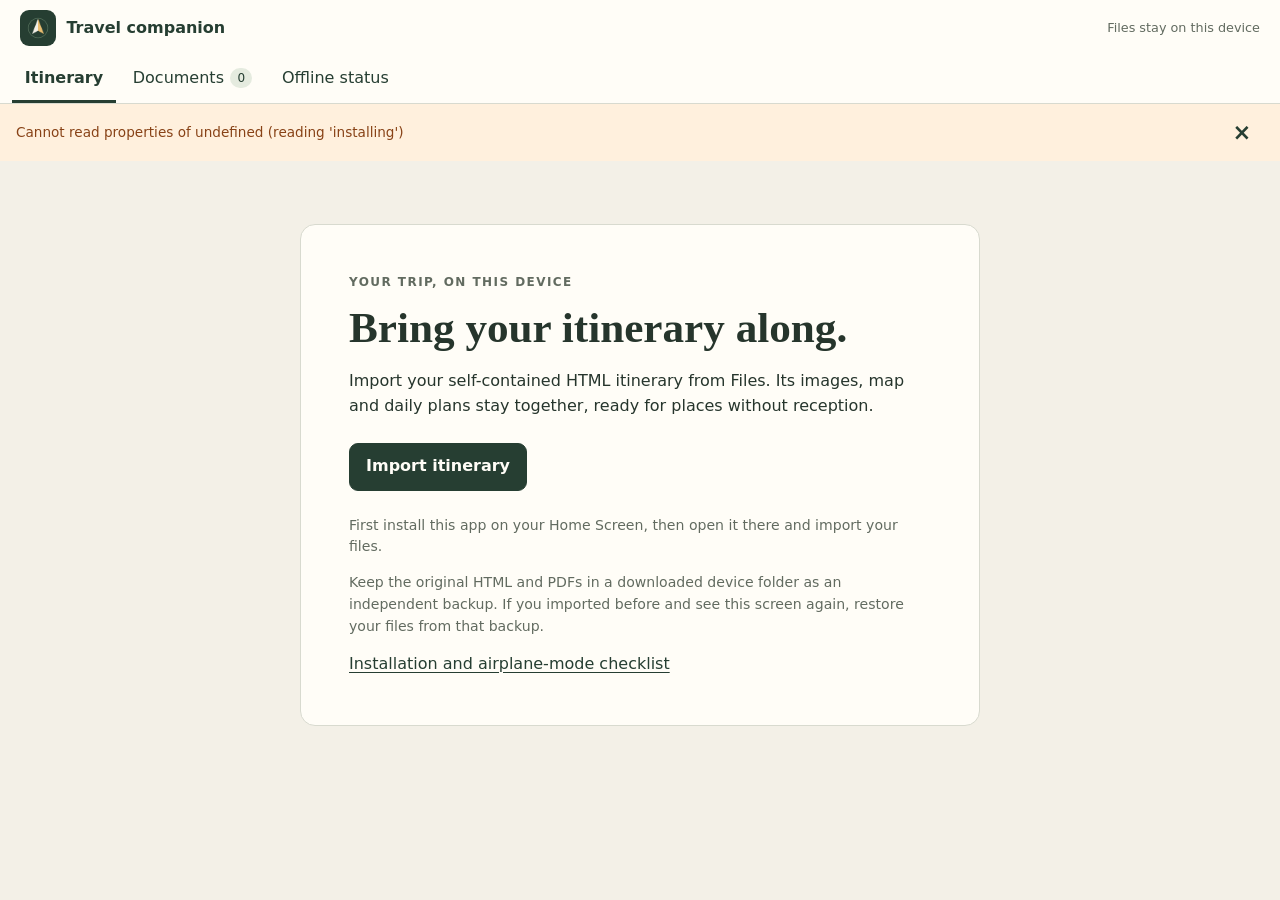
<file: index.html>
<!doctype html>
<html lang="en">
<head>
  <meta charset="utf-8">
  <meta name="viewport" content="width=device-width, initial-scale=1, viewport-fit=cover">
  <meta name="theme-color" content="#263e32">
  <meta name="apple-mobile-web-app-capable" content="yes">
  <meta name="apple-mobile-web-app-status-bar-style" content="default">
  <meta name="apple-mobile-web-app-title" content="Travel">
  <meta name="referrer" content="no-referrer">
  <meta http-equiv="Content-Security-Policy" content="default-src 'none'; script-src 'self' 'unsafe-inline'; style-src 'self' 'unsafe-inline'; img-src 'self' data: blob:; font-src data:; connect-src 'self'; frame-src 'self' blob:; worker-src 'self'; manifest-src 'self'; base-uri 'none'; form-action 'none'; object-src 'none'">
  <title>Travel companion</title>
  <link rel="manifest" href="./manifest.webmanifest">
  <link rel="apple-touch-icon" href="./icons/apple-touch-icon.png">
  <link rel="icon" type="image/png" href="./icons/icon-192.png">
  <link rel="stylesheet" href="./styles.css">
  <script defer src="./core.js"></script>
  <script defer src="./storage.js"></script>
  <script defer src="./app.js"></script>
</head>
<body>
  <header class="app-header">
    <a class="brand" href="#itinerary" aria-label="Travel companion, itinerary">
      <img src="./icons/icon-192.png" width="36" height="36" alt="">
      <span>Travel companion</span>
    </a>
    <span id="network-hint" class="network-hint">On this device</span>
  </header>
  <nav class="tabs" aria-label="Main navigation">
    <a href="#itinerary" aria-current="page">Itinerary</a>
    <a href="#documents">Documents <span id="document-count" class="count">0</span></a>
    <a href="#status">Offline status</a>
    <button id="expand-itinerary" type="button" class="quiet expand-view" aria-label="Expand itinerary" aria-pressed="false" hidden><span aria-hidden="true">⤢</span><span class="expand-label">Expand view</span></button>
  </nav>
  <div id="message" class="message" role="status" aria-live="polite" hidden>
    <span id="message-text"></span>
    <button id="dismiss-message" type="button" class="quiet" aria-label="Dismiss notice">×</button>
  </div>
  <div id="update-banner" class="update-banner" hidden>
    <span>An app update is ready. Your imported files will stay on this device.</span>
    <button id="apply-update" type="button">Update app</button>
  </div>
  <noscript><p class="notice">Enable JavaScript to import and open your local files.</p></noscript>
  <main>
    <section id="panel-itinerary" aria-labelledby="itinerary-title">
      <div id="itinerary-empty" class="welcome panel">
        <p class="eyebrow">Your trip, on this device</p>
        <h1 id="itinerary-title">Bring your itinerary along.</h1>
        <p>Import your self-contained HTML itinerary from Files. Its images, map and daily plans stay together, ready for places without reception.</p>
        <button type="button" data-choose="itinerary-input">Import itinerary</button>
        <p class="small">First install this app on your Home Screen, then open it there and import your files.</p>
        <p class="small">Keep the original HTML and PDFs in a downloaded device folder as an independent backup. If you imported before and see this screen again, restore your files from that backup.</p>
        <a href="./guide.html">Installation and airplane-mode checklist</a>
      </div>
      <div id="itinerary-view"></div>
    </section>

    <section id="panel-documents" class="content" aria-labelledby="documents-title" hidden>
      <div class="section-heading">
        <div><p class="eyebrow">Booking confirmations</p><h1 id="documents-title">Documents</h1></div>
        <p class="small">Separate PDFs, original filenames. All imports stay on this device.</p>
      </div>
      <div class="panel import-panel">
        <label for="folder-name">Folder (optional)</label>
        <input id="folder-name" type="text" list="folder-options" placeholder="Leave blank to use Documents" maxlength="300" autocomplete="off">
        <datalist id="folder-options"></datalist>
        <div class="actions">
          <button type="button" data-choose="pdf-input">Import PDFs</button>
          <button id="folder-import-label" type="button" class="quiet" data-choose="folder-input" hidden>Import a folder</button>
        </div>
        <p class="small">Select multiple PDFs from the same folder. Matching folder and filename replaces the local copy. Folder import, where supported, preserves the selected folder tree. ZIP import is not included.</p>
      </div>
      <label class="search-label" for="document-search">Find a confirmation</label>
      <input id="document-search" type="search" placeholder="Filename or folder" autocomplete="off">
      <p id="documents-empty" class="notice">No PDFs imported. Your originals remain available independently in Files.</p>
      <div id="document-list"></div>
    </section>

    <section id="panel-status" class="content" aria-labelledby="status-title" hidden>
      <p class="eyebrow">Before heading out</p>
      <h1 id="status-title">Offline status</h1>
      <p id="install-hint" class="notice">Use your browser's installation menu or Share → Add to Home Screen, where supported. Launch the installed icon and import your files there.</p>
      <div class="status-grid">
        <article class="panel"><h2>App shell</h2><p id="shell-status">Checking…</p></article>
        <article class="panel"><h2>Itinerary</h2><p id="itinerary-status">Checking local storage…</p><button type="button" class="quiet" data-choose="itinerary-input">Import / replace itinerary</button></article>
        <article class="panel"><h2>Documents</h2><p id="documents-status">Checking local storage…</p></article>
        <article class="panel"><h2>Storage protection</h2><p id="persistence-status">Checking…</p><button id="request-persistence" type="button" class="quiet">Request storage protection</button></article>
      </div>
      <p id="storage-space" class="small"></p>
      <div class="panel">
        <h2>Check before travelling offline</h2>
        <p>The app checks saved shell assets and reads back your imported files. This does not replace an airplane-mode test on your device.</p>
        <div class="actions">
          <button id="verify-files" type="button">Check saved files</button>
          <button id="check-update" type="button" class="quiet">Check for app update</button>
        </div>
        <p id="verification-result" class="small">No file check run in this session.</p>
        <ol>
          <li>Disconnect the hotspot and enable Airplane Mode. Turn Wi-Fi off too.</li>
          <li>Force-close this app and reopen it from the Home Screen.</li>
          <li>Open the itinerary, test its map and navigation, and read several PDFs.</li>
          <li>Restart the device while offline and repeat. Recheck after several days.</li>
        </ol>
        <a href="./guide.html">Full installation, replacement and recovery guide</a>
      </div>
      <p class="small">Device storage can be cleared or evicted. Keep independent originals in a downloaded device folder. If the browser clears the whole site, the app may also need an internet connection to reinstall its shell before reimporting.</p>
      <p class="small">Only this generic app is hosted. Files you import are stored locally; there is no upload or sync service. Import only HTML you trust.</p>
      <p id="app-version" class="small"></p>
    </section>

    <section id="panel-pdf" aria-labelledby="pdf-title" hidden>
      <div class="viewer-toolbar">
        <button id="close-pdf" type="button" class="quiet">← Documents</button>
        <h1 id="pdf-title" class="file-label"></h1>
        <a id="pdf-fullscreen" class="button quiet" href="#documents">Open full screen</a>
      </div>
      <p class="pdf-help small">If pages are missing or the preview is blank, try Open full screen and use Back to return. If PDF viewing fails on your device, use the original in your file manager.</p>
      <div id="pdf-view"></div>
    </section>
  </main>
  <button id="exit-expanded" type="button" class="reading-menu quiet" aria-label="Show app navigation" hidden>Menu</button>
  <div class="file-inputs">
    <input id="itinerary-input" type="file" accept=".html,.htm,text/html" tabindex="-1" aria-label="Import or replace itinerary HTML">
    <input id="pdf-input" type="file" accept=".pdf,application/pdf" multiple tabindex="-1" aria-label="Import PDFs">
    <input id="folder-input" type="file" webkitdirectory multiple tabindex="-1" aria-label="Import PDF folder">
    <input id="replace-pdf-input" type="file" accept=".pdf,application/pdf" tabindex="-1" aria-label="Replace selected PDF">
  </div>
</body>
</html>
</file>
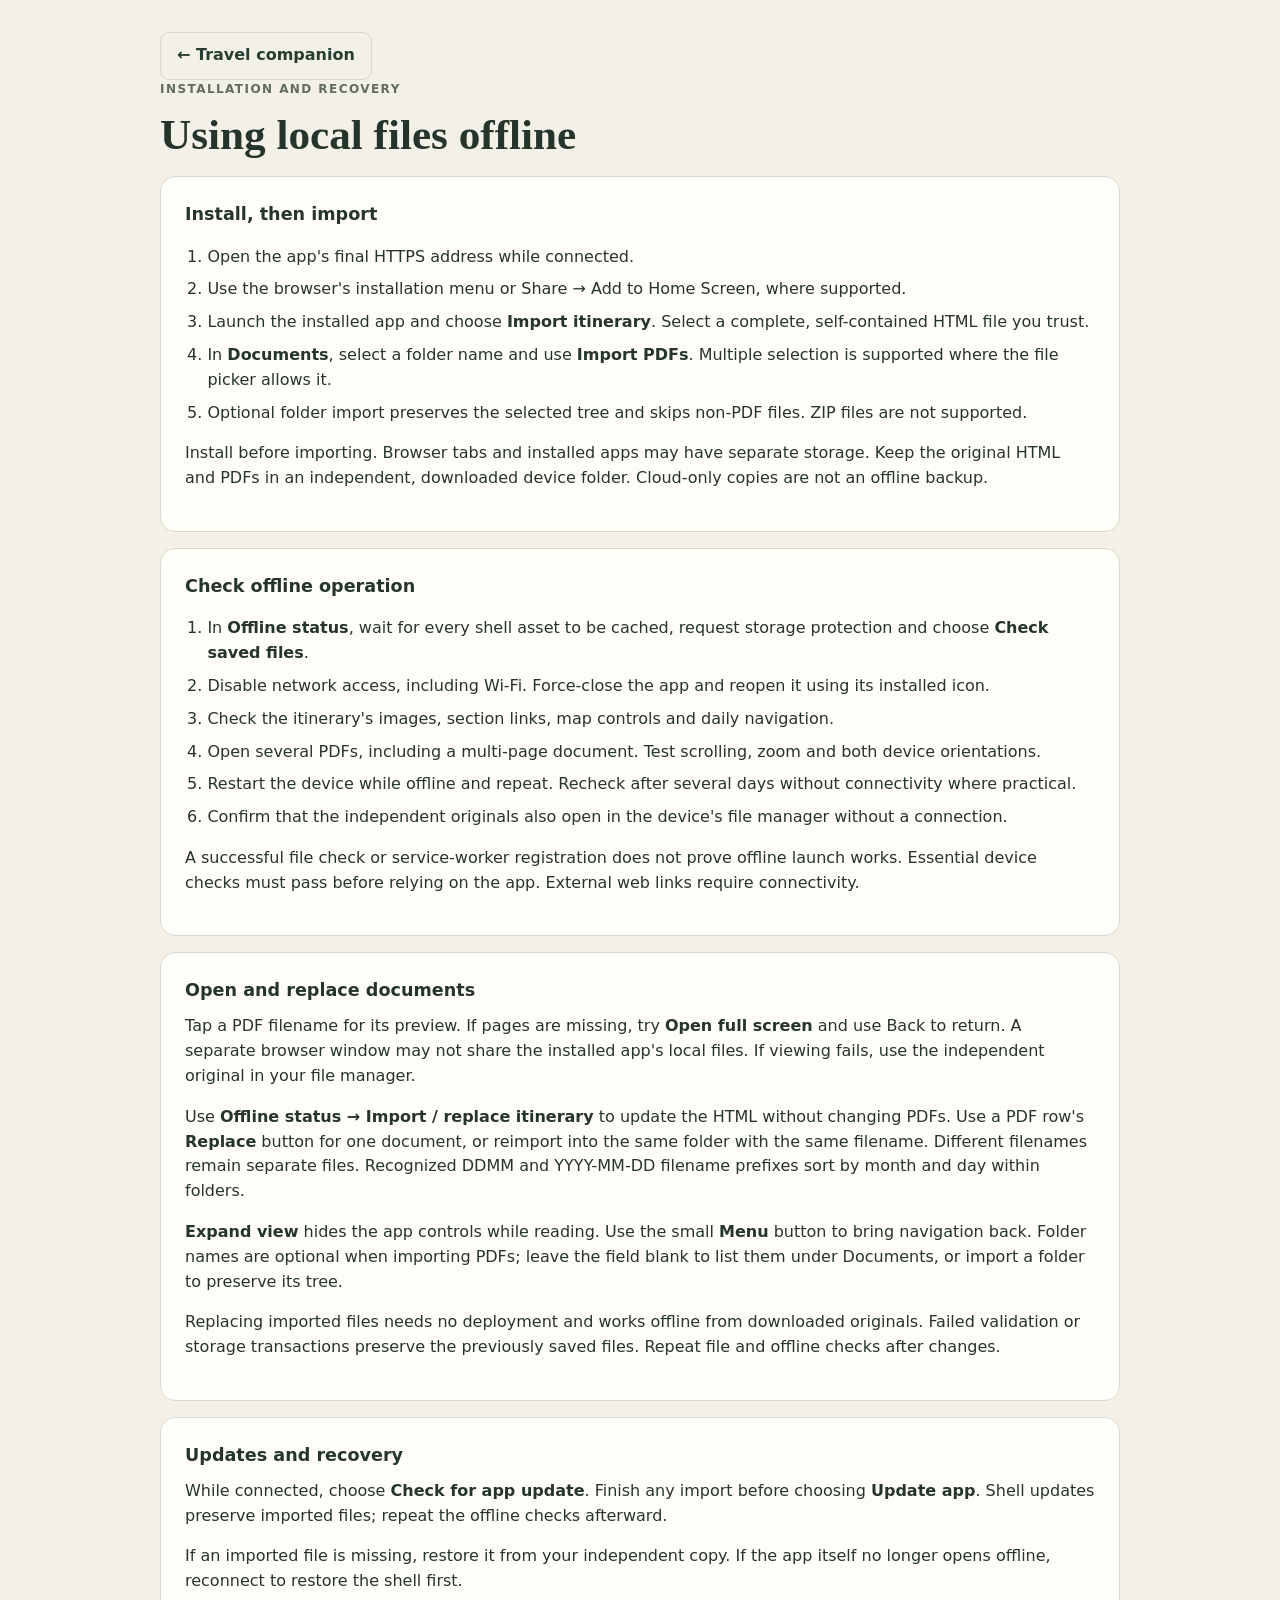
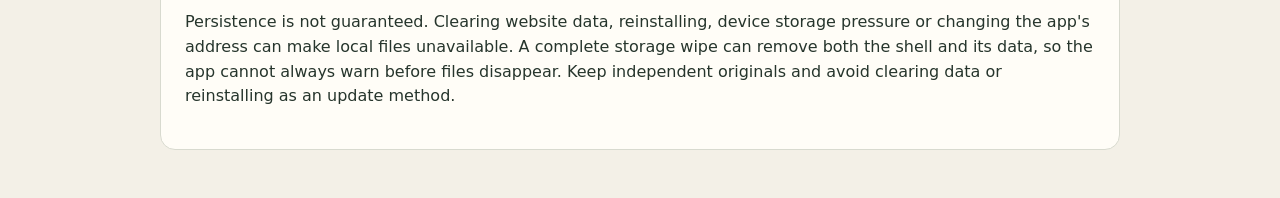
<file: guide.html>
<!doctype html>
<html lang="en">
<head>
  <meta charset="utf-8">
  <meta name="viewport" content="width=device-width, initial-scale=1, viewport-fit=cover">
  <meta name="theme-color" content="#263e32">
  <meta name="referrer" content="no-referrer">
  <meta http-equiv="Content-Security-Policy" content="default-src 'none'; style-src 'self'; img-src 'self'; base-uri 'none'; form-action 'none'">
  <title>Offline use · Travel companion</title>
  <link rel="stylesheet" href="./styles.css">
</head>
<body>
  <main class="content">
    <a class="button quiet" href="./#status">← Travel companion</a>
    <p class="eyebrow">Installation and recovery</p>
    <h1>Using local files offline</h1>
    <div class="panel">
      <h2>Install, then import</h2>
      <ol>
        <li>Open the app's final HTTPS address while connected.</li>
        <li>Use the browser's installation menu or Share → Add to Home Screen, where supported.</li>
        <li>Launch the installed app and choose <strong>Import itinerary</strong>. Select a complete, self-contained HTML file you trust.</li>
        <li>In <strong>Documents</strong>, select a folder name and use <strong>Import PDFs</strong>. Multiple selection is supported where the file picker allows it.</li>
        <li>Optional folder import preserves the selected tree and skips non-PDF files. ZIP files are not supported.</li>
      </ol>
      <p>Install before importing. Browser tabs and installed apps may have separate storage. Keep the original HTML and PDFs in an independent, downloaded device folder. Cloud-only copies are not an offline backup.</p>
    </div>
    <div class="panel">
      <h2>Check offline operation</h2>
      <ol>
        <li>In <strong>Offline status</strong>, wait for every shell asset to be cached, request storage protection and choose <strong>Check saved files</strong>.</li>
        <li>Disable network access, including Wi-Fi. Force-close the app and reopen it using its installed icon.</li>
        <li>Check the itinerary's images, section links, map controls and daily navigation.</li>
        <li>Open several PDFs, including a multi-page document. Test scrolling, zoom and both device orientations.</li>
        <li>Restart the device while offline and repeat. Recheck after several days without connectivity where practical.</li>
        <li>Confirm that the independent originals also open in the device's file manager without a connection.</li>
      </ol>
      <p>A successful file check or service-worker registration does not prove offline launch works. Essential device checks must pass before relying on the app. External web links require connectivity.</p>
    </div>
    <div class="panel">
      <h2>Open and replace documents</h2>
      <p>Tap a PDF filename for its preview. If pages are missing, try <strong>Open full screen</strong> and use Back to return. A separate browser window may not share the installed app's local files. If viewing fails, use the independent original in your file manager.</p>
      <p>Use <strong>Offline status → Import / replace itinerary</strong> to update the HTML without changing PDFs. Use a PDF row's <strong>Replace</strong> button for one document, or reimport into the same folder with the same filename. Different filenames remain separate files. Recognized DDMM and YYYY-MM-DD filename prefixes sort by month and day within folders.</p>
      <p><strong>Expand view</strong> hides the app controls while reading. Use the small <strong>Menu</strong> button to bring navigation back. Folder names are optional when importing PDFs; leave the field blank to list them under Documents, or import a folder to preserve its tree.</p>
      <p>Replacing imported files needs no deployment and works offline from downloaded originals. Failed validation or storage transactions preserve the previously saved files. Repeat file and offline checks after changes.</p>
    </div>
    <div class="panel">
      <h2>Updates and recovery</h2>
      <p>While connected, choose <strong>Check for app update</strong>. Finish any import before choosing <strong>Update app</strong>. Shell updates preserve imported files; repeat the offline checks afterward.</p>
      <p>If an imported file is missing, restore it from your independent copy. If the app itself no longer opens offline, reconnect to restore the shell first.</p>
      <p>Persistence is not guaranteed. Clearing website data, reinstalling, device storage pressure or changing the app's address can make local files unavailable. A complete storage wipe can remove both the shell and its data, so the app cannot always warn before files disappear. Keep independent originals and avoid clearing data or reinstalling as an update method.</p>
    </div>
  </main>
</body>
</html>
</file>
<file: styles.css>
:root {
  color-scheme: light dark;
  --bg: #f3f0e7; --paper: #fffdf7; --ink: #26352c; --muted: #626b60;
  --green: #263e32; --line: #d8dacf; --soft: #e5ebdf; --alert: #884216;
  font: 16px/1.55 system-ui, -apple-system, BlinkMacSystemFont, "Segoe UI", sans-serif;
  background: var(--bg); color: var(--ink);
}
* { box-sizing: border-box; }
body { margin: 0; padding: env(safe-area-inset-top) env(safe-area-inset-right) env(safe-area-inset-bottom) env(safe-area-inset-left); }
[hidden] { display: none !important; }
a { color: var(--green); text-underline-offset: .2em; }
button, input, .button { font: inherit; }
button, .button {
  display: inline-flex; align-items: center; justify-content: center; gap: .5rem;
  min-height: 44px; padding: .65rem 1rem; border: 1px solid var(--green);
  border-radius: 9px; background: var(--green); color: #fffdf7; text-decoration: none;
  font-weight: 600; cursor: pointer;
}
button:disabled { opacity: .55; cursor: wait; }
.quiet { background: transparent; color: var(--green); border-color: var(--line); }
button:hover, .button:hover { filter: brightness(1.1); }
:focus-visible { outline: 3px solid #be802c; outline-offset: 3px; }
.app-header { display: flex; align-items: center; justify-content: space-between; gap: 1rem; padding: .65rem 1.25rem; background: var(--paper); }
.has-files .app-header { display: none; }
.brand { display: inline-flex; align-items: center; gap: .65rem; font-weight: 700; text-decoration: none; }
.brand img { border-radius: 9px; }
.network-hint { font-size: .8rem; color: var(--muted); text-align: right; }
.tabs { display: flex; align-items: center; gap: .25rem; padding: 0 .75rem; border-bottom: 1px solid var(--line); background: var(--paper); }
.tabs a { display: flex; flex-shrink: 0; align-items: center; gap: .4rem; min-height: 46px; padding: .4rem .8rem; text-decoration: none; border-bottom: 3px solid transparent; }
.tabs a[aria-current="page"] { border-bottom-color: var(--green); font-weight: 700; }
.tabs .expand-view { margin-left: auto; padding: .25rem .65rem; border: 0; font-size: .8rem; flex-shrink: 0; }
.expand-view > [aria-hidden] { font-size: 1.4rem; line-height: 1; }
.count { font-size: .75rem; border-radius: 20px; background: var(--soft); padding: .05rem .45rem; }
h1, h2, p { margin-top: 0; }
h1 { font: 600 clamp(1.7rem, 4vw, 2.7rem)/1.2 ui-serif, Georgia, serif; margin-bottom: 1rem; }
h2 { font-size: 1.1rem; margin-bottom: .6rem; }
.eyebrow { color: var(--muted); text-transform: uppercase; letter-spacing: .12em; font-size: .75rem; font-weight: 700; margin-bottom: .65rem; }
.small { font-size: .88rem; color: var(--muted); }
.panel { border: 1px solid var(--line); border-radius: 15px; background: var(--paper); padding: 1.5rem; margin-bottom: 1rem; }
.welcome { max-width: 680px; margin: clamp(1.5rem, 7vh, 5rem) auto; padding: clamp(1.5rem, 5vw, 3rem); }
.welcome > button { margin: .5rem 0 1.5rem; }
.content { max-width: 1000px; margin: 0 auto; padding: 2rem 1.25rem; }
.section-heading { display: flex; justify-content: space-between; align-items: center; gap: 2rem; }
.section-heading > p { max-width: 290px; }
.actions { display: flex; flex-wrap: wrap; gap: .65rem; margin: .8rem 0; }
input[type="text"], input[type="search"] { display: block; width: 100%; min-height: 46px; border: 1px solid var(--line); border-radius: 8px; padding: .65rem .8rem; color: var(--ink); background: var(--bg); }
label:not(.button), .search-label { display: block; font-weight: 600; margin-bottom: .4rem; }
.import-panel input { max-width: 460px; }
.search-label { margin-top: 1.5rem; }
#document-search { margin-bottom: 1.5rem; }
.folder-heading { margin: 1.8rem 0 .65rem; overflow-wrap: anywhere; }
.document-row { display: flex; align-items: stretch; background: var(--paper); border: 1px solid var(--line); border-radius: 10px; margin-bottom: .5rem; }
.document-main { flex: 1; min-width: 0; flex-direction: column; align-items: flex-start; justify-content: center; gap: .15rem; padding: .85rem 1rem; text-align: left; background: transparent; border: 0; border-radius: 9px 0 0 9px; color: var(--green); }
.document-name { overflow-wrap: anywhere; width: 100%; }
.document-main .small { display: block; margin: 0; font-weight: 400; }
.document-main:hover, .document-main:active { background: var(--soft); filter: none; }
.document-main:focus-visible { outline-offset: -3px; }
.document-actions { display: flex; align-items: center; gap: .4rem; padding: .85rem 1rem .85rem 0; }
.document-actions button { font-size: .8rem; padding: .4rem .65rem; }
.status-grid { display: grid; grid-template-columns: 1fr 1fr; gap: 1rem; }
.status-grid .panel { margin: 0; }
.status-grid + p { margin: 1rem 0; }
.notice { padding: 1rem; border-radius: 9px; background: var(--soft); }
.message, .update-banner { padding: .4rem 1rem; background: var(--soft); overflow-wrap: anywhere; font-size: .85rem; }
.message { display: flex; align-items: center; justify-content: space-between; gap: .75rem; }
.message > button { padding: 0; width: 44px; flex-shrink: 0; border: 0; font-size: 1.4rem; }
.message[data-kind="error"] { color: var(--alert); background: #fff0dd; }
.update-banner { display: flex; align-items: center; justify-content: space-between; gap: 1rem; border-bottom: 1px solid var(--line); }
.viewer-toolbar { display: flex; flex-wrap: wrap; align-items: center; gap: .7rem; min-height: 58px; padding: .5rem 1rem; }
.file-label { font: inherit; font-size: .85rem; color: var(--muted); flex: 1; overflow-wrap: anywhere; margin: 0; }
.viewer-toolbar .button, .viewer-toolbar button { font-size: .8rem; }
#itinerary-view iframe { display: block; width: 100%; height: calc(100vh - 166px); height: calc(100dvh - 166px - env(safe-area-inset-top) - env(safe-area-inset-bottom)); min-height: 400px; border: 0; background: var(--bg); }
#pdf-view iframe { display: block; width: 100%; height: 75vh; height: 75dvh; min-height: 400px; border: 0; background: var(--paper); }
.pdf-help { padding: 0 1rem; }
/* Fit the reader to the available visual viewport, including changing browser bars. */
body.reading { height: 100vh; height: 100dvh; display: flex; flex-direction: column; overflow: hidden; }
.reading > .tabs, .reading > .message, .reading > .update-banner { flex-shrink: 0; }
.reading main { display: flex; flex: 1; min-height: 0; }
.reading #panel-itinerary { display: flex; flex: 1; flex-direction: column; min-height: 0; min-width: 0; }
.reading #itinerary-view { flex: 1; min-height: 0; }
.reading #itinerary-view iframe { height: 100%; min-height: 0; }
.expanded .app-header, .expanded .tabs, .expanded .message, .expanded .update-banner { display: none !important; }
.reading-menu { position: fixed; top: calc(env(safe-area-inset-top) + .5rem); right: calc(env(safe-area-inset-right) + .6rem); z-index: 10; min-height: 44px; padding: .35rem .85rem; border-radius: 999px; background: var(--paper); color: var(--ink); font-size: .85rem; box-shadow: 0 2px 12px #0002; opacity: .92; }
.file-inputs { position: absolute; width: 1px; height: 1px; overflow: hidden; clip-path: inset(50%); }
body.busy { cursor: progress; }
body.busy .button { pointer-events: none; opacity: .6; }
ol { padding-left: 1.4rem; }
li { margin-bottom: .5rem; }
@media (max-width: 600px) {
  .app-header { padding: .65rem .8rem; }
  .brand { font-size: .9rem; }
  .tabs { padding: 0 .25rem; }
  .tabs a { padding: .5rem .65rem; font-size: .9rem; }
  .tabs .expand-view { width: 44px; padding: 0; }
  .expand-label { display: none; }
  .welcome { margin: 1rem; }
  .section-heading { display: block; }
  .status-grid { grid-template-columns: 1fr; }
  .document-row { flex-wrap: wrap; }
  .document-main { flex-basis: 100%; border-radius: 9px 9px 0 0; }
  .document-actions { width: 100%; padding: .2rem 1rem .85rem; }
}
@media (prefers-color-scheme: dark) {
  :root { --bg: #141d17; --paper: #1b271f; --ink: #edf0e7; --muted: #b2bdad; --green: #a4c9a8; --line: #3b4c3e; --soft: #2b3b2d; --alert: #ffcf9e; }
  button, .button { color: #14271b; }
  .quiet { color: var(--green); }
  .message[data-kind="error"] { background: #442c1b; }
}
</file>
